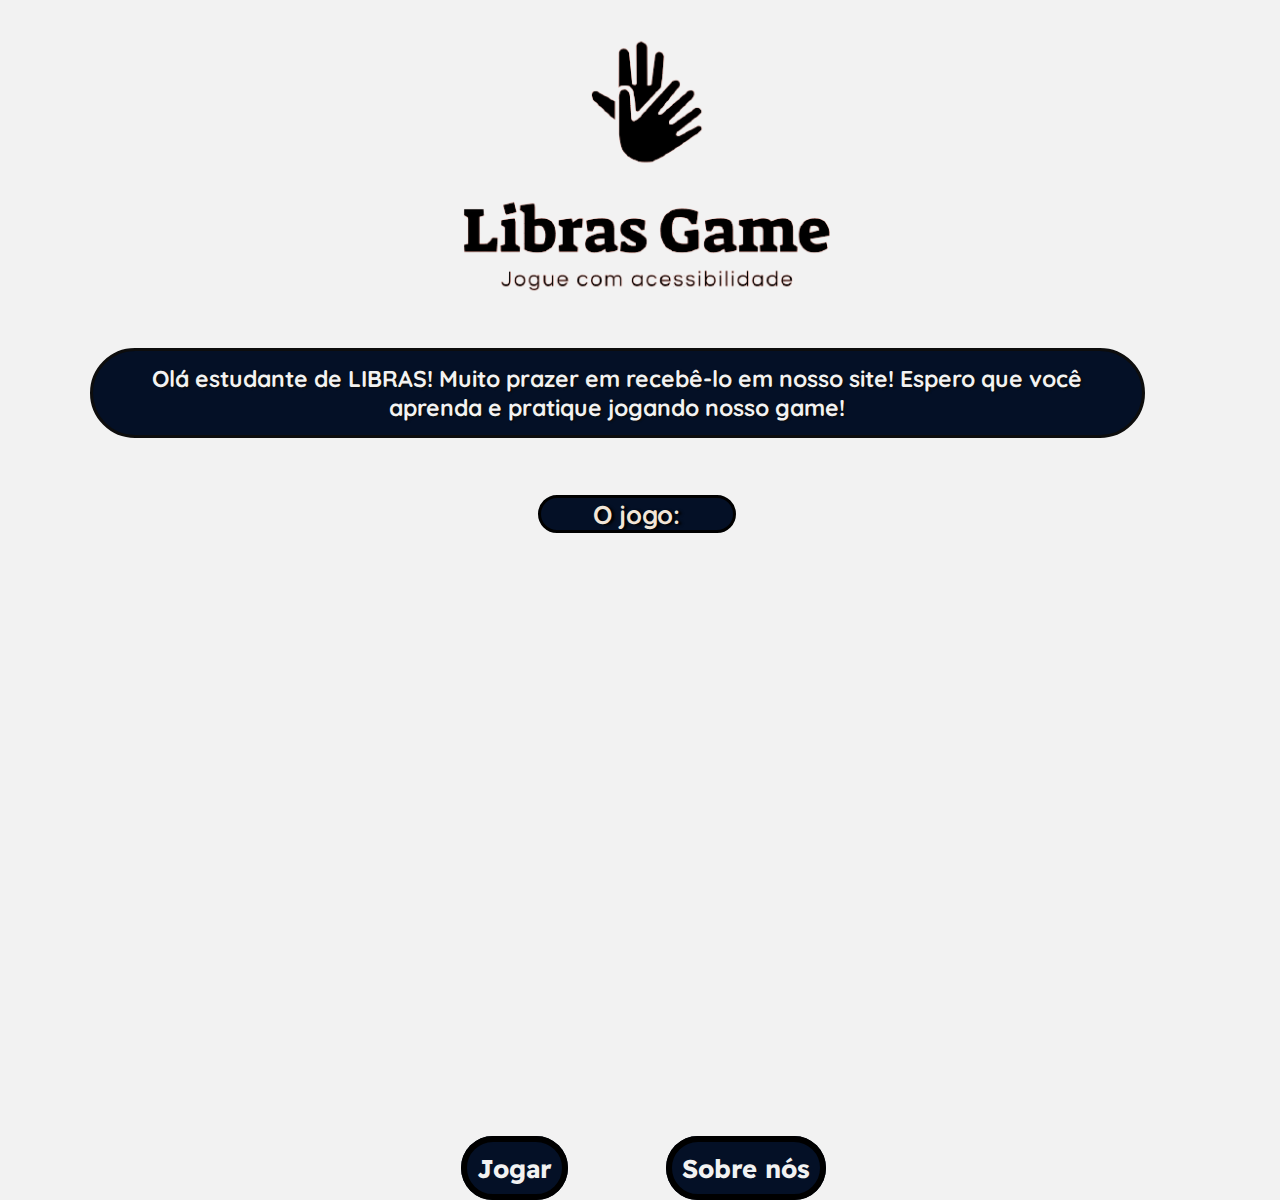
<file: index.html>
<!DOCTYPE html>
<html lang="pt-br">
<head>
    <meta charset="UTF-8">
    <meta http-equiv="X-UA-Compatible" content="IE=edge">
    <meta name="viewport" content="width=device-width, initial-scale=1.0">
    <title>Trabalho de Libras</title>

    <link rel="stylesheet" href="style.css">

</head>
<body>

    <div style="width: 100%; height: 20%; position: absolute; text-align: center; top: -4vw;">
        <img src="Imagens/imagem_2021-12-12_105738-removebg-preview.png" style="width: 40%;">
    </div>
    
    <div style="width: 100%; height: 5vw;">
        <h6 class="texto">Olá estudante de LIBRAS! Muito prazer em recebê-lo em nosso site! Espero que você aprenda e pratique jogando nosso game!</h6>
    </div>

    <div style="width: 50%; height: 2vw; position: absolute; top: 31vw;left: 42%">
        <h6 class="title" style="border: 0.3vw solid black; font-size: 2vw;" data-tooltip="Você perdeu">O jogo:</h6>
    </div>

    <div class="video">
        <iframe width="520" height="315" style="position: absolute; top: 5vw;" src="https://www.youtube.com/embed/-zbPiJ8nmHA" title="YouTube video player" frameborder="0" allow="accelerometer; autoplay; clipboard-write; encrypted-media; gyroscope; picture-in-picture" allowfullscreen></iframe>
    </div>

    <div style="width: 100%; position: absolute; left: -6vw;">
        <a href="game.html" class="play_button">Jogar</a> 
    </div>

    <div style="width: 100%; position: absolute; right: -10vw;">
        <a href="aboutus.html" class="play_button" >Sobre nós</a> 
    </div>
    
</body>
</html>
</file>
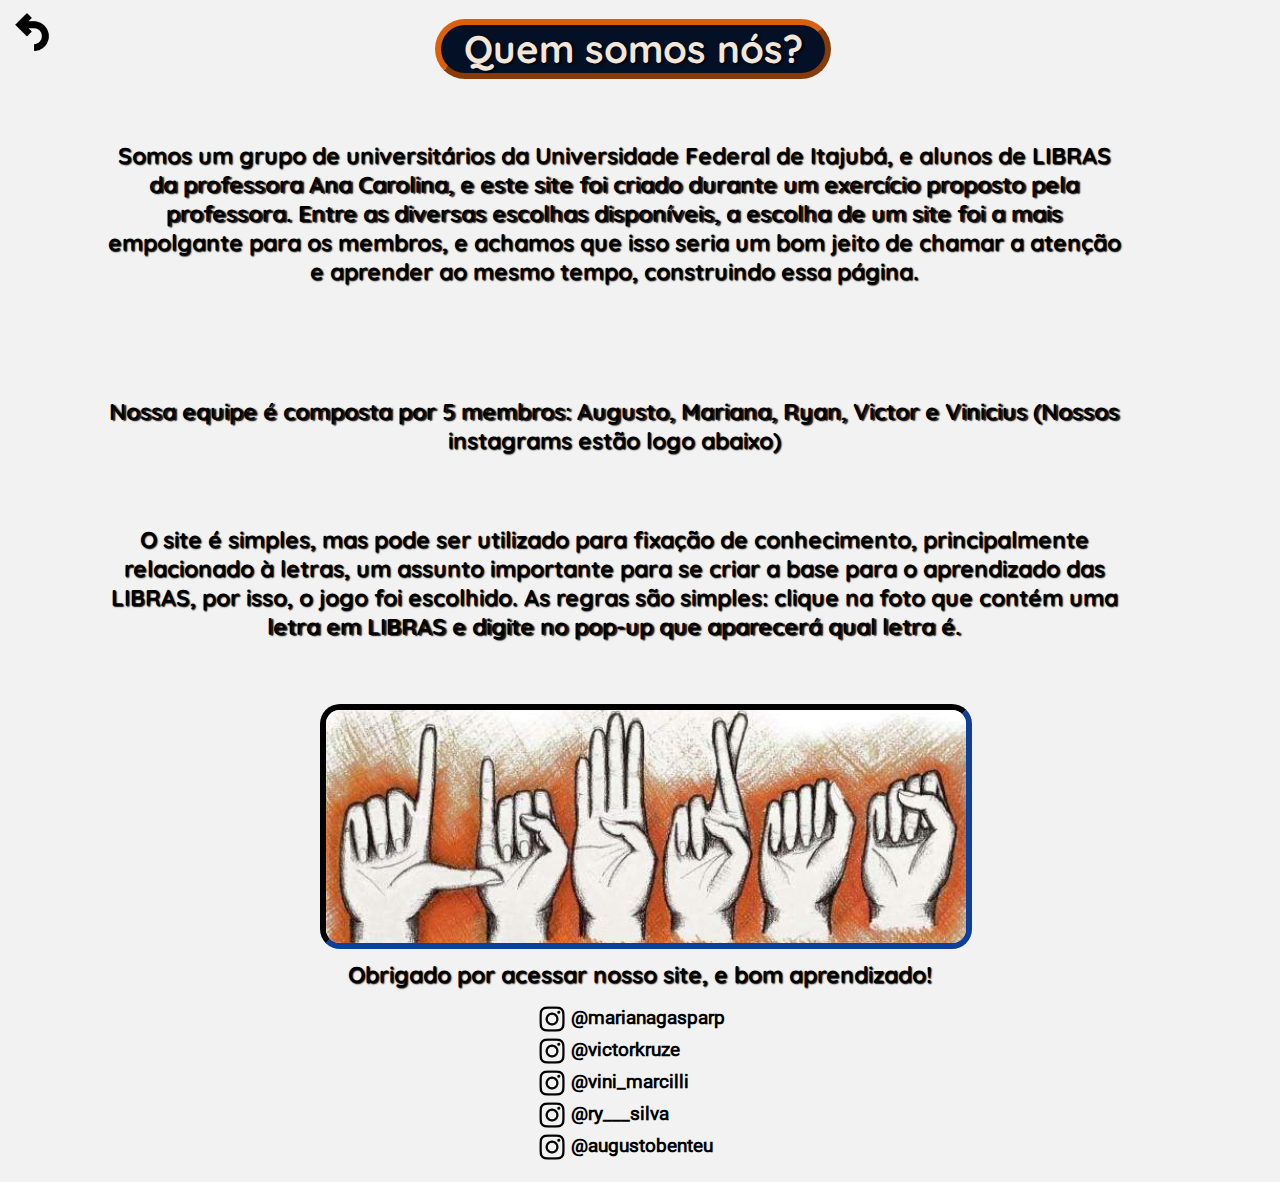
<file: aboutus.html>
<!DOCTYPE html>
<html lang="pt-br">
<head>
    <meta charset="UTF-8">
    <meta http-equiv="X-UA-Compatible" content="IE=edge">
    <meta name="viewport" content="width=device-width, initial-scale=1.0">
    <title>Sobre nós</title>

    <link rel="stylesheet" href="style.css" 

</head>
<body>
    
    <div>
        <a href="index.html"><img src="Imagens/seta.png" style="position: absolute; width: 3%; top: 1vw; left: 1vw;" alt=""></a>   
    </div>

    <div style="width: 100%; height: 10vw;">
        <h2 class="title" style="position: absolute; left: 34%; top: -1vw;">Quem somos nós?</h2>
    </div>

    <div class="texto" style="background: none; color: black; font-weight: bold; border-radius: 1px; border: none; top: 10vw;"> 
        Somos um grupo de universitários da Universidade Federal de Itajubá, e alunos de LIBRAS da professora Ana Carolina, e este site foi criado durante um exercício proposto pela professora. Entre as diversas escolhas disponíveis, a escolha de um site foi a mais empolgante para os membros, e achamos que isso seria um bom jeito de chamar a atenção e aprender ao mesmo tempo, construindo essa página.
    </div>

    <div class="texto" style="background: none; color: black; font-weight: bold; border-radius: 1px; border: none; top: 30vw;"> 
        Nossa equipe é composta por 5 membros: Augusto, Mariana, Ryan, Victor e Vinicius (Nossos instagrams estão logo abaixo)
    </div>

    <div class="texto" style="background: none; color: black; font-weight: bold; border-radius: 1px; border: none; top: 40vw;"> 
        O site é simples, mas pode ser utilizado para fixação de conhecimento, principalmente relacionado à letras, um assunto importante para se criar a base para o aprendizado das LIBRAS, por isso, o jogo foi escolhido. As regras são simples: clique na foto que contém uma letra em LIBRAS e digite no pop-up que aparecerá qual letra é.
    </div>

    <div>
        <img src="Imagens/capa-3-removebg-preview.png" style="position: absolute; top: 55vw; width: 50%; left: 25%; border: 0.5vw inset #061d47; border-radius: 20px;">
    </div>

    <div class="texto" style="background: none; color: black; font-weight: bold; border-radius: 1px; border: none; top: 74vw; left: 9%;"> 
        Obrigado por acessar nosso site, e bom aprendizado!
    </div>

    <div style=" width: 50%; height: 12vw;position: relative; top: 68vw; text-align: center;">

        <div style="position: absolute;">
            <img src="Imagens/insta.png" class="insta_foto" style="position: absolute; left: 41.5vw;" alt="">
            <a href="https://www.instagram.com/marianagasparp/" style="position: absolute; text-decoration: none; font-family: Roboto; font-size: 1.5vw; color: black; left: 44vw; font-weight: bold;">@marianagasparp</a>
        </div>

        <div style="position: absolute; top: 2.5vw;">
            <img src="Imagens/insta.png" class="insta_foto" style="position: absolute; left: 41.5vw;" alt="">
            <a href="https://www.instagram.com/victorkruze/" style="position: absolute; text-decoration: none; font-family: Roboto; font-size: 1.5vw; color: black; left: 44vw; font-weight: bold;">@victorkruze</a>
        </div>

        <div style="position: absolute;top: 5vw;">
            <img src="Imagens/insta.png" class="insta_foto" style="position: absolute; left: 41.5vw;" alt="">
            <a href="https://www.instagram.com/vini_marcilli/" style="position: absolute; text-decoration: none; font-family: Roboto; font-size: 1.5vw; color: black; left: 44vw; font-weight: bold;">@vini_marcilli</a>
        </div>

        <div style="position: absolute;top: 7.5vw;">
            <img src="Imagens/insta.png" class="insta_foto" style="position: absolute; left: 41.5vw;" alt="">
            <a href="https://www.instagram.com/ry___silva/" style="position: absolute; text-decoration: none; font-family: Roboto; font-size: 1.5vw; color: black; left: 44vw; font-weight: bold;">@ry___silva</a>
        </div>

        <div style="position: absolute; top: 10vw;">
            <img src="Imagens/insta.png" class="insta_foto" style="position: absolute; left: 41.5vw;" alt="">
            <a href="https://www.instagram.com/augustobenteu/" style="position: absolute; text-decoration: none; font-family: Roboto; font-size: 1.5vw; color: black; left: 44vw; font-weight: bold; padding-bottom: 25px;">@augustobenteu</a>
        </div>
    </div>
</body>
</html>
</file>
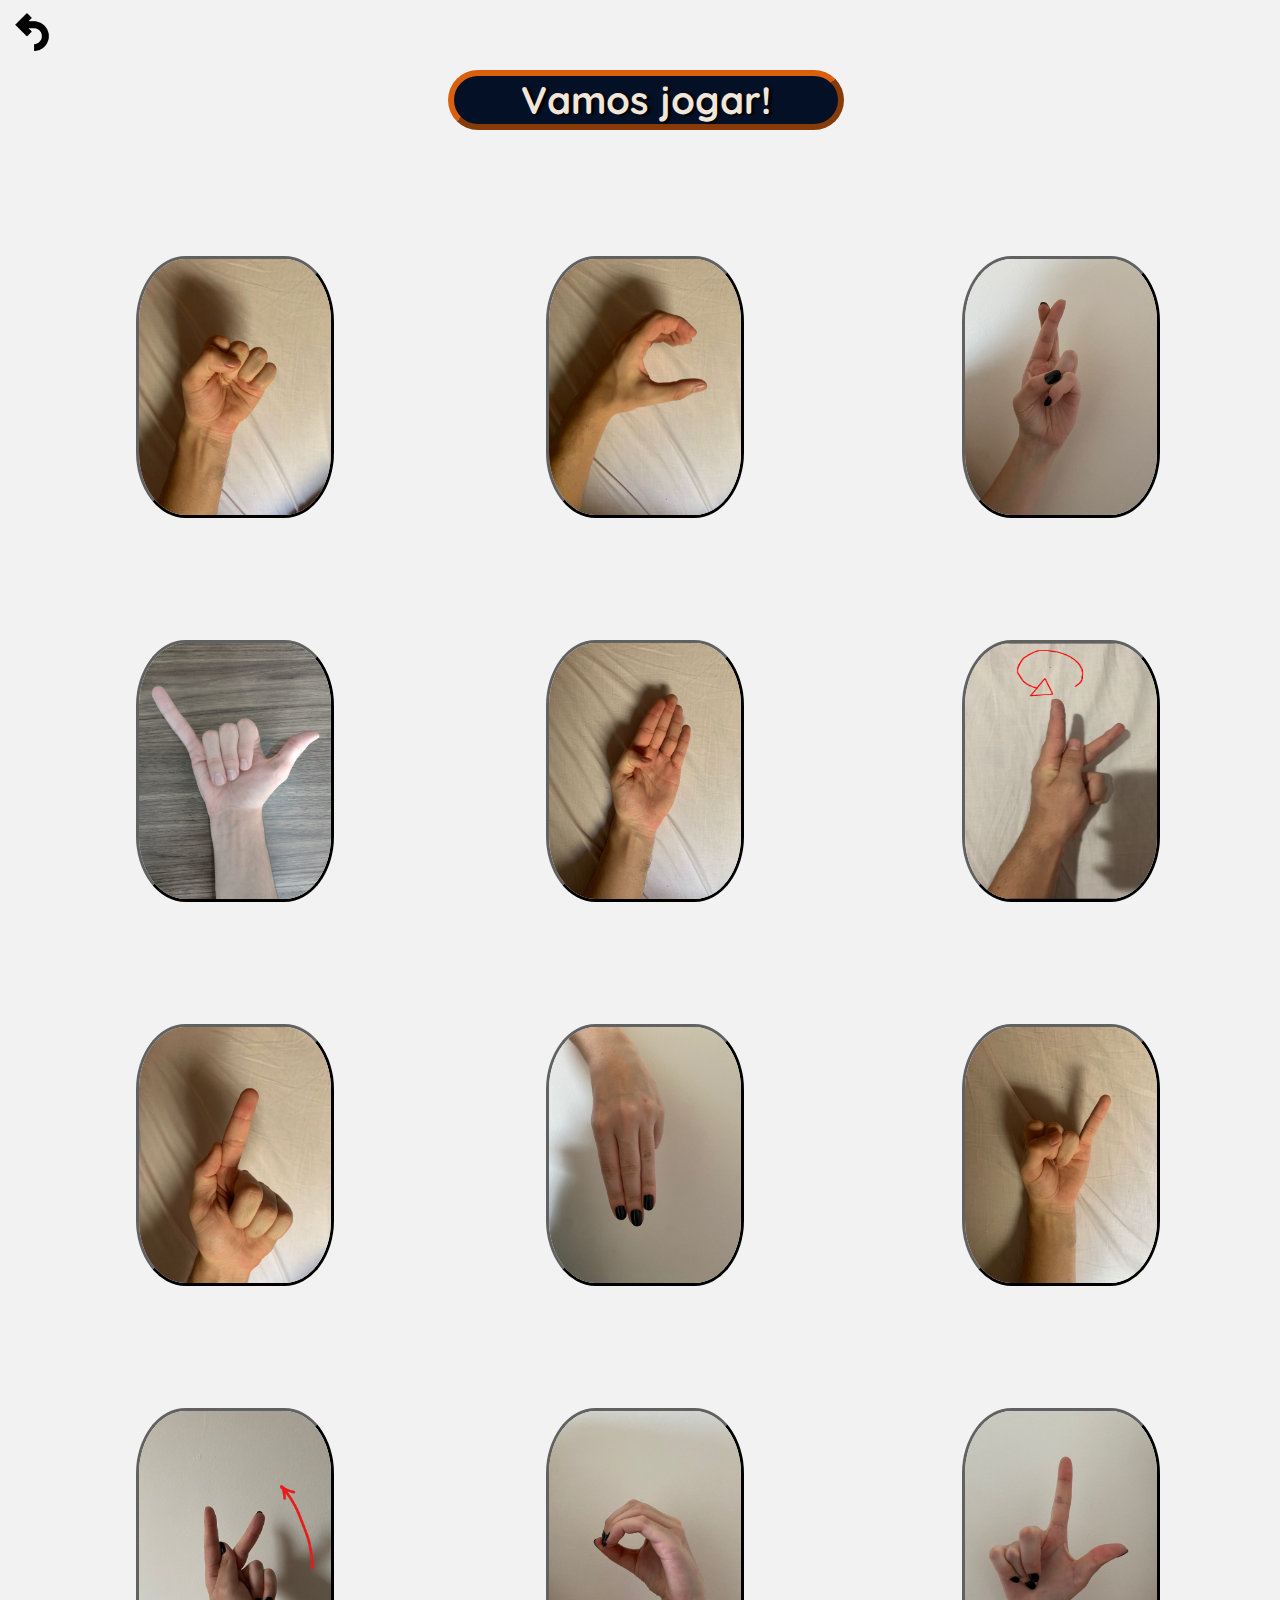
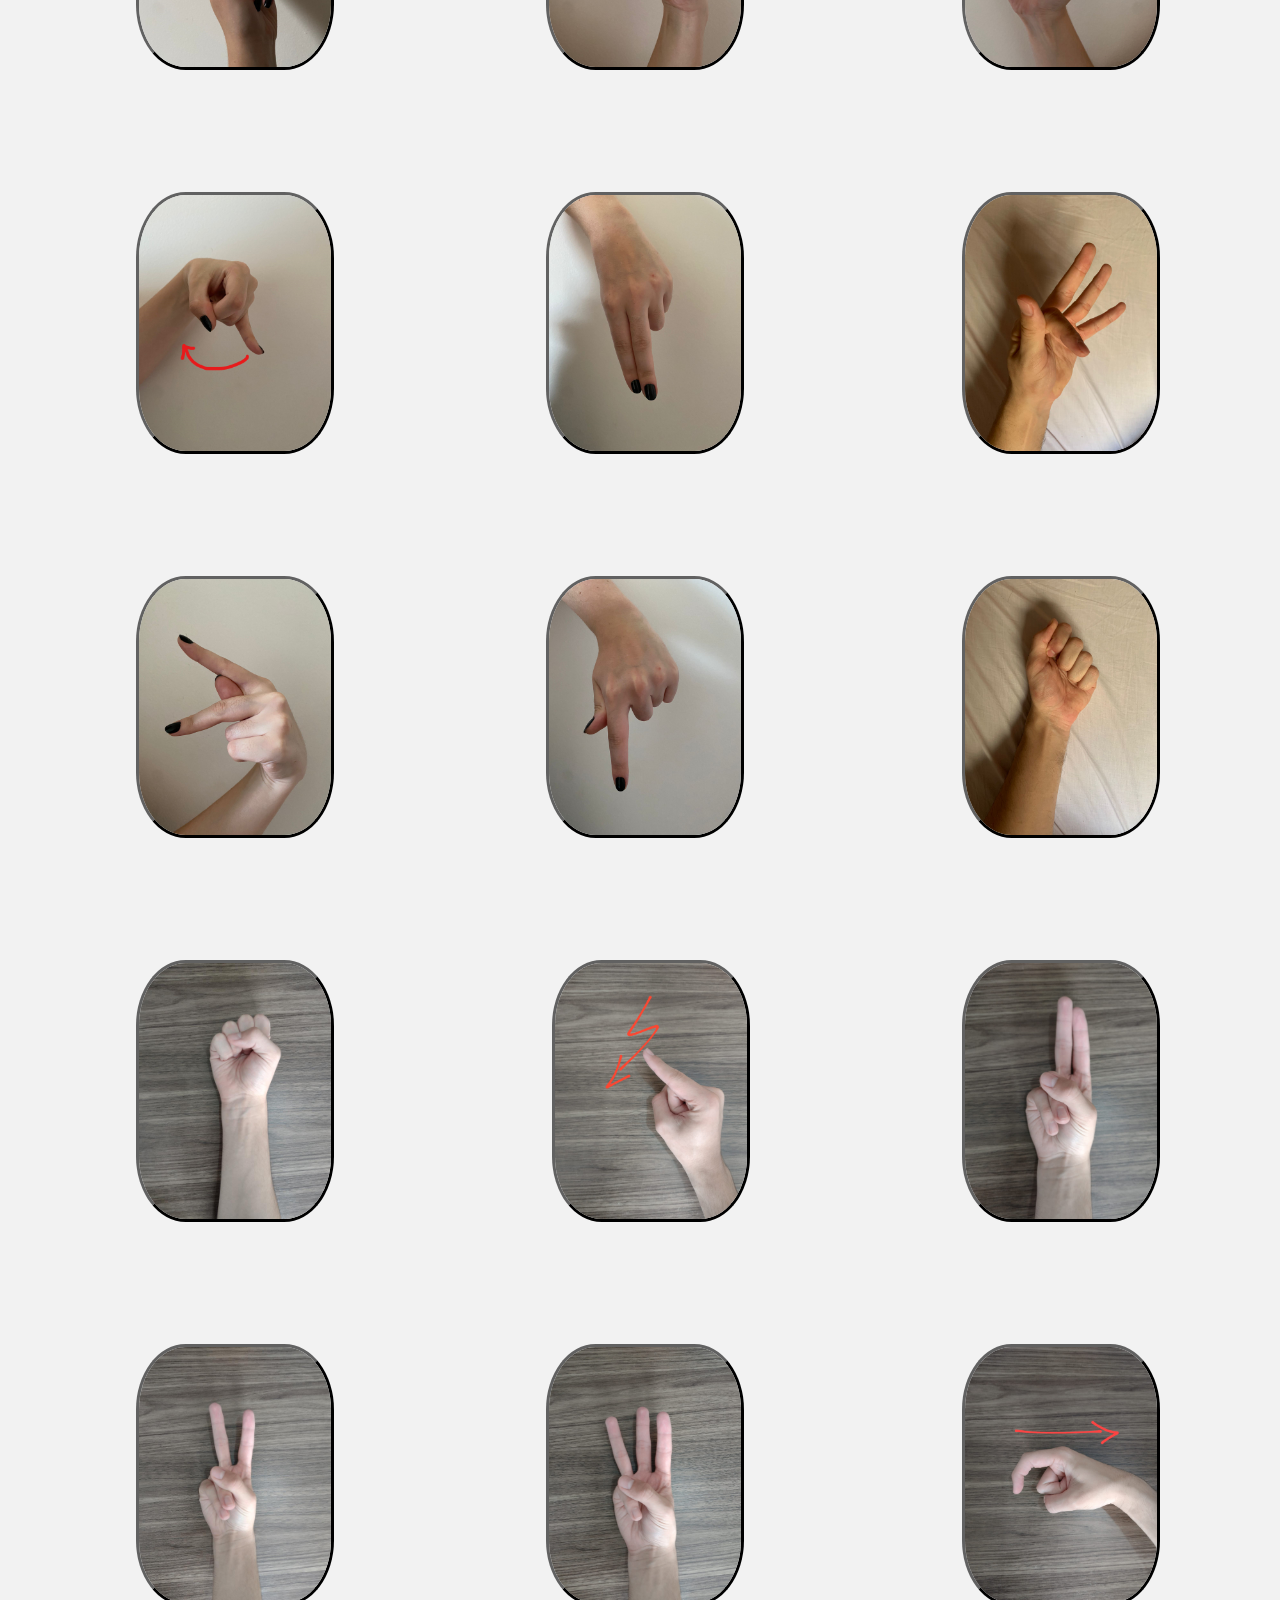
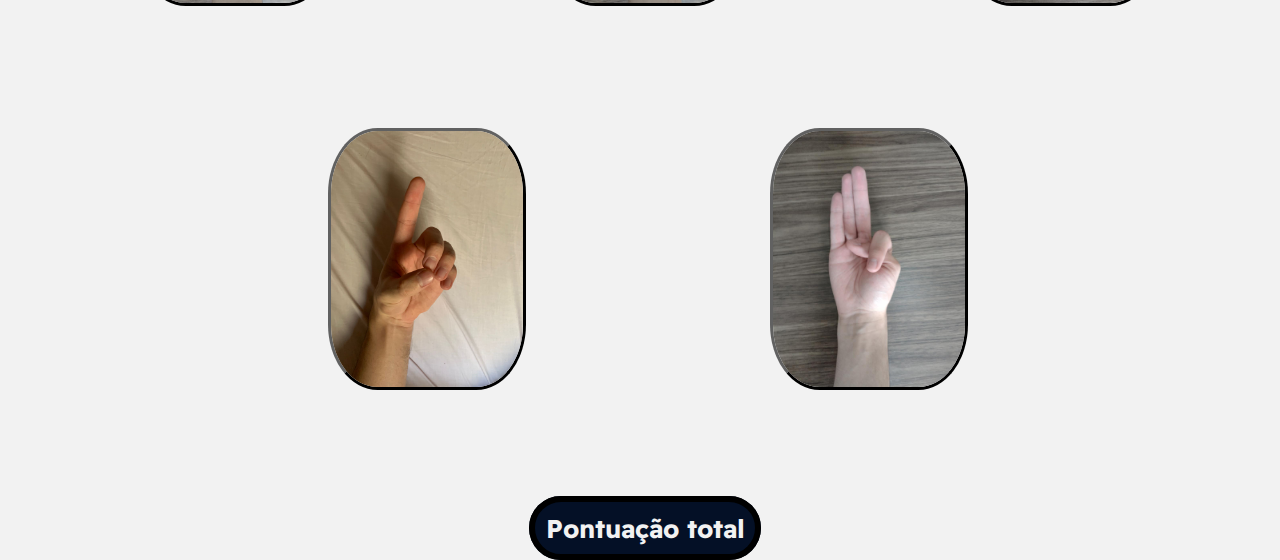
<file: game.html>
<!DOCTYPE html>
<html lang="pt-br">
<head>
    <meta charset="UTF-8">
    <meta http-equiv="X-UA-Compatible" content="IE=edge">
    <meta name="viewport" content="width=device-width, initial-scale=1.0">
    <title class="page-title">O jogo</title>

    <link rel="stylesheet" href="style.css">

</head>
<body>

    <div>
        <a href="index.html"> <img src="Imagens/seta.png" style="position: absolute; width: 3%; top: 1vw; left: 1vw;" alt=""></a>        
        
    </div>

    <div style="width: 100%; height: 10vw;">
            <h2 class="title" style="position: absolute; left: 35%;">Vamos jogar!</h2>
    </div>

    <div>

    <div style="width: 100%; position: absolute; top: 20vw;">
        
        <span>
            <a href="javascript:funcao(`R`, `r`)" id="botaoO" class="buttom" style="position: absolute; right: 10%;">
                <img src="Imagens/R.jpeg" style="width: 15vw; border-radius: 25%; position: relative; text-align: center;border: 0.3vw outset #0D0D0D;" alt="">
            </a>

            <script type="text/javascript" src="Letras-checks/Letras.js"></script>
        </span>

        <span>
            <a href="javascript:funcao(`C`, `c`)" id="botaoC" class="buttom" style="position: absolute; left: 42%;">
                <img src="Imagens/C.jpeg" style="width: 15vw; border-radius: 25%; position: relative; text-align: center;border: 0.3vw outset #0D0D0D;" alt="">
            </a>

            <script type="text/javascript" src="Letras-checks/Letras.js"></script>
        </span>

        <span>
            <a href="javascript:funcao(`E`, `e`)" id="botaoE" class="buttom" style="position: absolute; left: 10%;">
                <img src="Imagens/E.jpeg" style="width: 15vw; border-radius: 25%; position: relative; text-align: center;border: 0.3vw outset #0D0D0D;" alt="">
            </a>

            <script type="text/javascript" src="Letras-checks/Letras.js"></script>
        </span>
        
    </div>

    <div style="width: 100%; position: absolute; top: 50vw;">
        
        <span>
            <a href="javascript:funcao(`Y`, `y`)" id="botaoP" class="buttom" style="position: absolute; left: 10%;">
                <img src="Imagens/Y.jpeg" style="width: 15vw; border-radius: 25%; position: relative; text-align: center;border: 0.3vw outset #0D0D0D;" alt="">
            </a>

            <script type="text/javascript" src="Letras-checks/Letras.js"></script>
        </span>

        <span>
            <a href="javascript:funcao(`B`, `b`)" id="botaoB" class="buttom" style="position: absolute; left: 42%;">
                <img src="Imagens/B.jpeg" style="width: 15vw; border-radius: 25%; position: relative; text-align: center;border: 0.3vw outset #0D0D0D;" alt="">
            </a>

            <script type="text/javascript" src="Letras-checks/Letras.js"></script>
        </span>

        <span>
            <a href="javascript:funcao(`H`, `h`)" id="botaoH" class="buttom" style="position: absolute; right: 10%;">
                <img src="Imagens/H.jpeg" style="width: 15vw; height: 20vw; border-radius: 25%; position: relative; text-align: center;border: 0.3vw outset #0D0D0D;" alt="">
            </a>

            <script type="text/javascript" src="Letras-checks/Letras.js"></script>
        </span>
        
    </div>

    <div style="width: 100%; position: absolute; top: 80vw;">
        <span>
            <a href="javascript:funcao(`G`, `g`)" id="botaoG" class="buttom" style="position: absolute; left: 10%;">
                <img src="Imagens/G.jpeg" style="width: 15vw; border-radius: 25%; position: relative; text-align: center;border: 0.3vw outset #0D0D0D;" alt="">
            </a>

            <script type="text/javascript" src="Letras-checks/Letras.js"></script>
        </span>

        <span>
            <a href="javascript:funcao(`M`, `m`)" id="botaoM" class="buttom" style="position: absolute; left: 42%;">
                <img src="Imagens/M.jpeg" style="width: 15vw; border-radius: 25%; position: relative; text-align: center;border: 0.3vw outset #0D0D0D;" alt="">
            </a>

            <script type="text/javascript" src="Letras-checks/Letras.js"></script>
        </span>

        <span>
            <a href="javascript:funcao(`I`, `i`)" id="botaoI" class="buttom" style="position: absolute; right: 10%;">
                <img src="Imagens/I.jpeg" style="width: 15vw; border-radius: 25%; position: relative; text-align: center;border: 0.3vw outset #0D0D0D;" alt="">
            </a>

            <script type="text/javascript" src="Letras-checks/Letras.js"></script>
        </span>
    </div>

    <div style="width: 100%; position: absolute; top: 110vw;">
        

        <span>
            <a href="javascript:funcao(`K`, `k`)" id="botaoH" class="buttom" style="position: absolute; left: 10%;">
                <img src="Imagens/K.jpg" style="width: 15vw; height: 20vw; border-radius: 25%; position: relative; text-align: center;border: 0.3vw outset #0D0D0D;" alt="">
            </button>

            <script type="text/javascript" src="Letras-checks/Letras.js"></script>
        </span>

        <span>
            <a href="javascript:funcao(`O`, `o`)" id="botaoO" class="buttom" style="position: absolute; left: 42%;">
                <img src="Imagens/O.jpeg" style="width: 15vw; border-radius: 25%; position: relative; text-align: center;border: 0.3vw outset #0D0D0D;" alt="">
            </a>

            <script type="text/javascript" src="Letras-checks/Letras.js"></script>
        </span>

        <span>
            <a href="javascript:funcao(`L`, `l`)" id="botaoI" class="buttom" style="position: absolute; right: 10%;">
                <img src="Imagens/L.jpeg" style="width: 15vw; border-radius: 25%; position: relative; text-align: center;border: 0.3vw outset #0D0D0D;" alt="">
            </a>

            <script type="text/javascript" src="Letras-checks/Letras.js"></script>
        </span>
    </div>

    <div style="width: 100%; position: absolute; top: 140vw;">

        <span>
            <a href="javascript:funcao(`F`, `f`)" id="botaoF" class="buttom" style="position: absolute; right: 10%;">
                <img src="Imagens/F.jpeg" style="width: 15vw; border-radius: 25%; position: relative; text-align: center;border: 0.3vw outset #0D0D0D;" alt="">
            </a>

            <script type="text/javascript" src="Letras-checks/Letras.js"></script>
        </span>

        <span>
            <a href="javascript:funcao(`N`, `n`)" id="botaoN" class="buttom" style="position: absolute; left: 42%;">
                <img src="Imagens/N.jpeg" style="width: 15vw; height: 20vw; border-radius: 25%; position: relative; text-align: center;border: 0.3vw outset #0D0D0D;" alt="">
            </a>

            <script type="text/javascript" src="Letras-checks/Letras.js"></script>
        </span>

        <span>
            <a href="javascript:funcao(`J`, `j`)" id="botaoG" class="buttom" style="position: absolute; left: 10%;">
                <img src="Imagens/J.jpg" style="width: 15vw; border-radius: 25%; position: relative; text-align: center;border: 0.3vw outset #0D0D0D;" alt="">
            </a>

            <script type="text/javascript" src="Letras-checks/Letras.js"></script>
        </span>

        
    </div>

    <div style="width: 100%; position: absolute; top: 170vw;">
        <span>
            <a href="javascript:funcao(`P`, `p`)" id="botaoP" class="buttom" style="position: absolute; left: 10%;">
                <img src="Imagens/P.jpeg" style="width: 15vw; border-radius: 25%; position: relative; text-align: center;border: 0.3vw outset #0D0D0D;" alt="">
            </a>

            <script type="text/javascript" src="Letras-checks/Letras.js"></script>
        </span>

        <span>
            <a href="javascript:funcao(`Q`, `q`)" id="botaoN" class="buttom" style="position: absolute; left: 42%;">
                <img src="Imagens/Q.jpeg" style="width: 15vw; height: 20vw; border-radius: 25%; position: relative; text-align: center;border: 0.3vw outset #0D0D0D;" alt="">
            </a>

            <script type="text/javascript" src="Letras-checks/Letras.js"></script>
        </span>

        <span>
            <a href="javascript:funcao(`A`, `a`)" id="botaoA" class="buttom" style="position: absolute; right: 10%;">
                <img src="Imagens/A.jpeg" style="width: 15vw; border-radius: 25%; position: relative; text-align: center; 
                border: 0.3vw outset #0D0D0D;" alt="">
            </a>

            <script type="text/javascript" src="Letras-checks/Letras.js"></script>
        </span>
        
    </div>

    <div style="width: 100%; position: absolute; top: 200vw;">
        <span>
            <a href="javascript:funcao(`S`, `s`)" id="botaoP" class="buttom" style="position: absolute; left: 10%;">
                <img src="Imagens/S.jpeg" style="width: 15vw; border-radius: 25%; position: relative; text-align: center;border: 0.3vw outset #0D0D0D;" alt="">
            </a>

            <script type="text/javascript" src="Letras-checks/Letras.js"></script>
        </span>

        <span>
            <a href="javascript:funcao(`Z`, `z`)" id="botaoO" class="buttom" style="position: absolute; right: 42%;">
                <img src="Imagens/Z.jpeg" style="width: 15vw; border-radius: 25%; position: relative; text-align: center;border: 0.3vw outset #0D0D0D;" alt="">
            </a>

            <script type="text/javascript" src="Letras-checks/Letras.js"></script>
        </span>

        <span>
            <a href="javascript:funcao(`U`, `u`)" id="botaoO" class="buttom" style="position: absolute; right: 10%;">
                <img src="Imagens/U.jpeg" style="width: 15vw; border-radius: 25%; position: relative; text-align: center;border: 0.3vw outset #0D0D0D;" alt="">
            </a>

            <script type="text/javascript" src="Letras-checks/Letras.js"></script>
        </span>
    </div>

    <div style="width: 100%; position: absolute; top: 230vw;">
        <span>
            <a href="javascript:funcao(`V`, `v`)" id="botaoP" class="buttom" style="position: absolute; left: 10%;">
                <img src="Imagens/V.jpeg" style="width: 15vw; border-radius: 25%; position: relative; text-align: center;border: 0.3vw outset #0D0D0D;" alt="">
            </a>

            <script type="text/javascript" src="Letras-checks/Letras.js"></script>
        </span>

        <span>
            <a href="javascript:funcao(`W`, `w`)" id="botaoN" class="buttom" style="position: absolute; left: 42%;">
                <img src="Imagens/W.jpeg" style="width: 15vw; height: 20vw; border-radius: 25%; position: relative; text-align: center;border: 0.3vw outset #0D0D0D;" alt="">
            </a>

            <script type="text/javascript" src="Letras-checks/Letras.js"></script>
        </span>

        <span>
            <a href="javascript:funcao(`X`, `x`)" id="botaoO" class="buttom" style="position: absolute; right: 10%;">
                <img src="Imagens/X.jpeg" style="width: 15vw; border-radius: 25%; position: relative; text-align: center;border: 0.3vw outset #0D0D0D;" alt="">
            </a>

            <script type="text/javascript" src="Letras-checks/Letras.js"></script>
        </span>
    </div>

    <div style="width: 100%; position: absolute; top: 260vw;">

        <span>
            <a href="javascript:funcao(`D`, `d`)" id="botaoD" class="buttom" style="position: absolute; left: 25%;">
                <img src="Imagens/D.jpeg" style="width: 15vw; border-radius: 25%; position: relative; text-align: center;border: 0.3vw outset #0D0D0D;" alt="">
            </a>

            <script type="text/javascript" src="Letras-checks/Letras.js"></script>
        </span>

        <span>
            <a href="javascript:funcao(`T`, `t`)" id="botaoN" class="buttom" style="position: absolute; right: 25%;">
                <img src="Imagens/T.jpeg" style="width: 15vw; height: 20vw; border-radius: 25%; position: relative; text-align: center;border: 0.3vw outset #0D0D0D;" alt="">
            </a>

            <script type="text/javascript" src="Letras-checks/Letras.js"></script>
        </span>

        
    </div>


    <div style="position: absolute; top: 255vw; left: -0.65vw;">
        <a href="javascript:mostraScore()" class="play_button">Pontuação total</a>
    </div>



    </div>


</body>
</html>
</file>
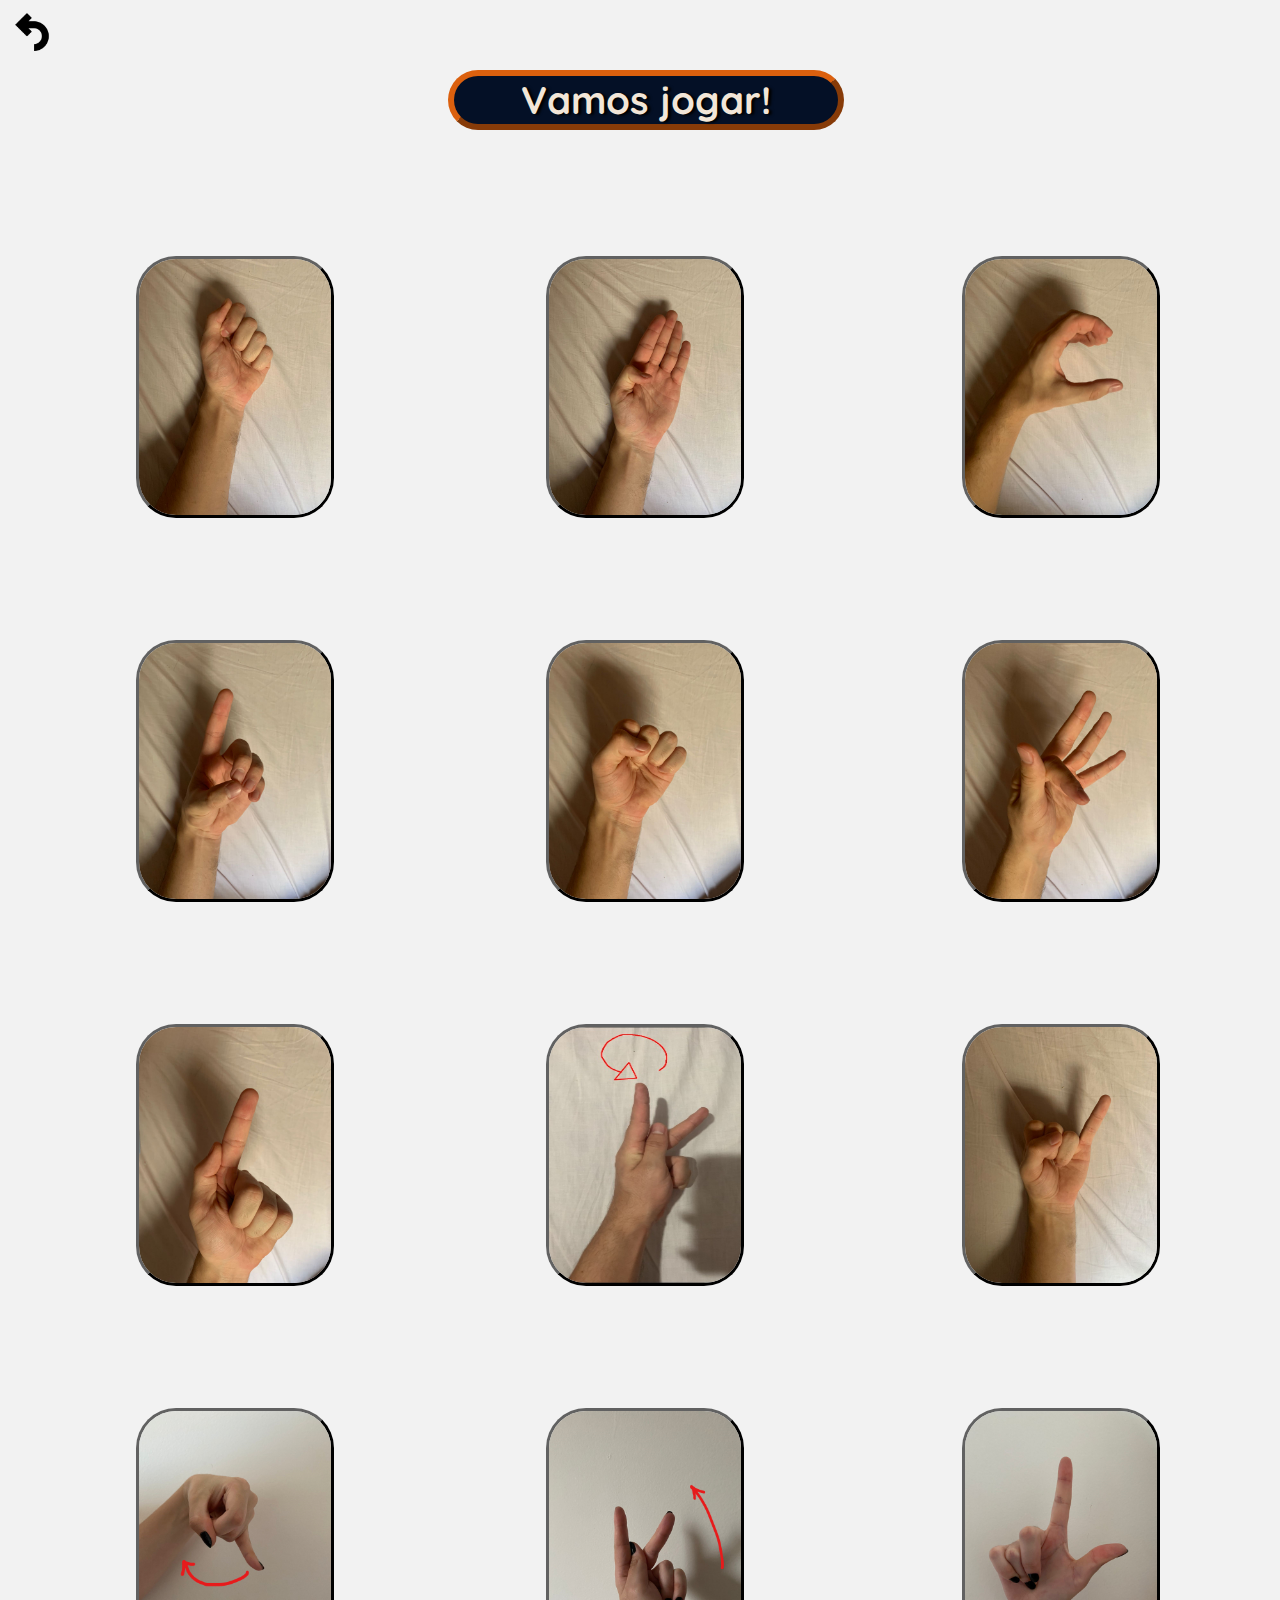
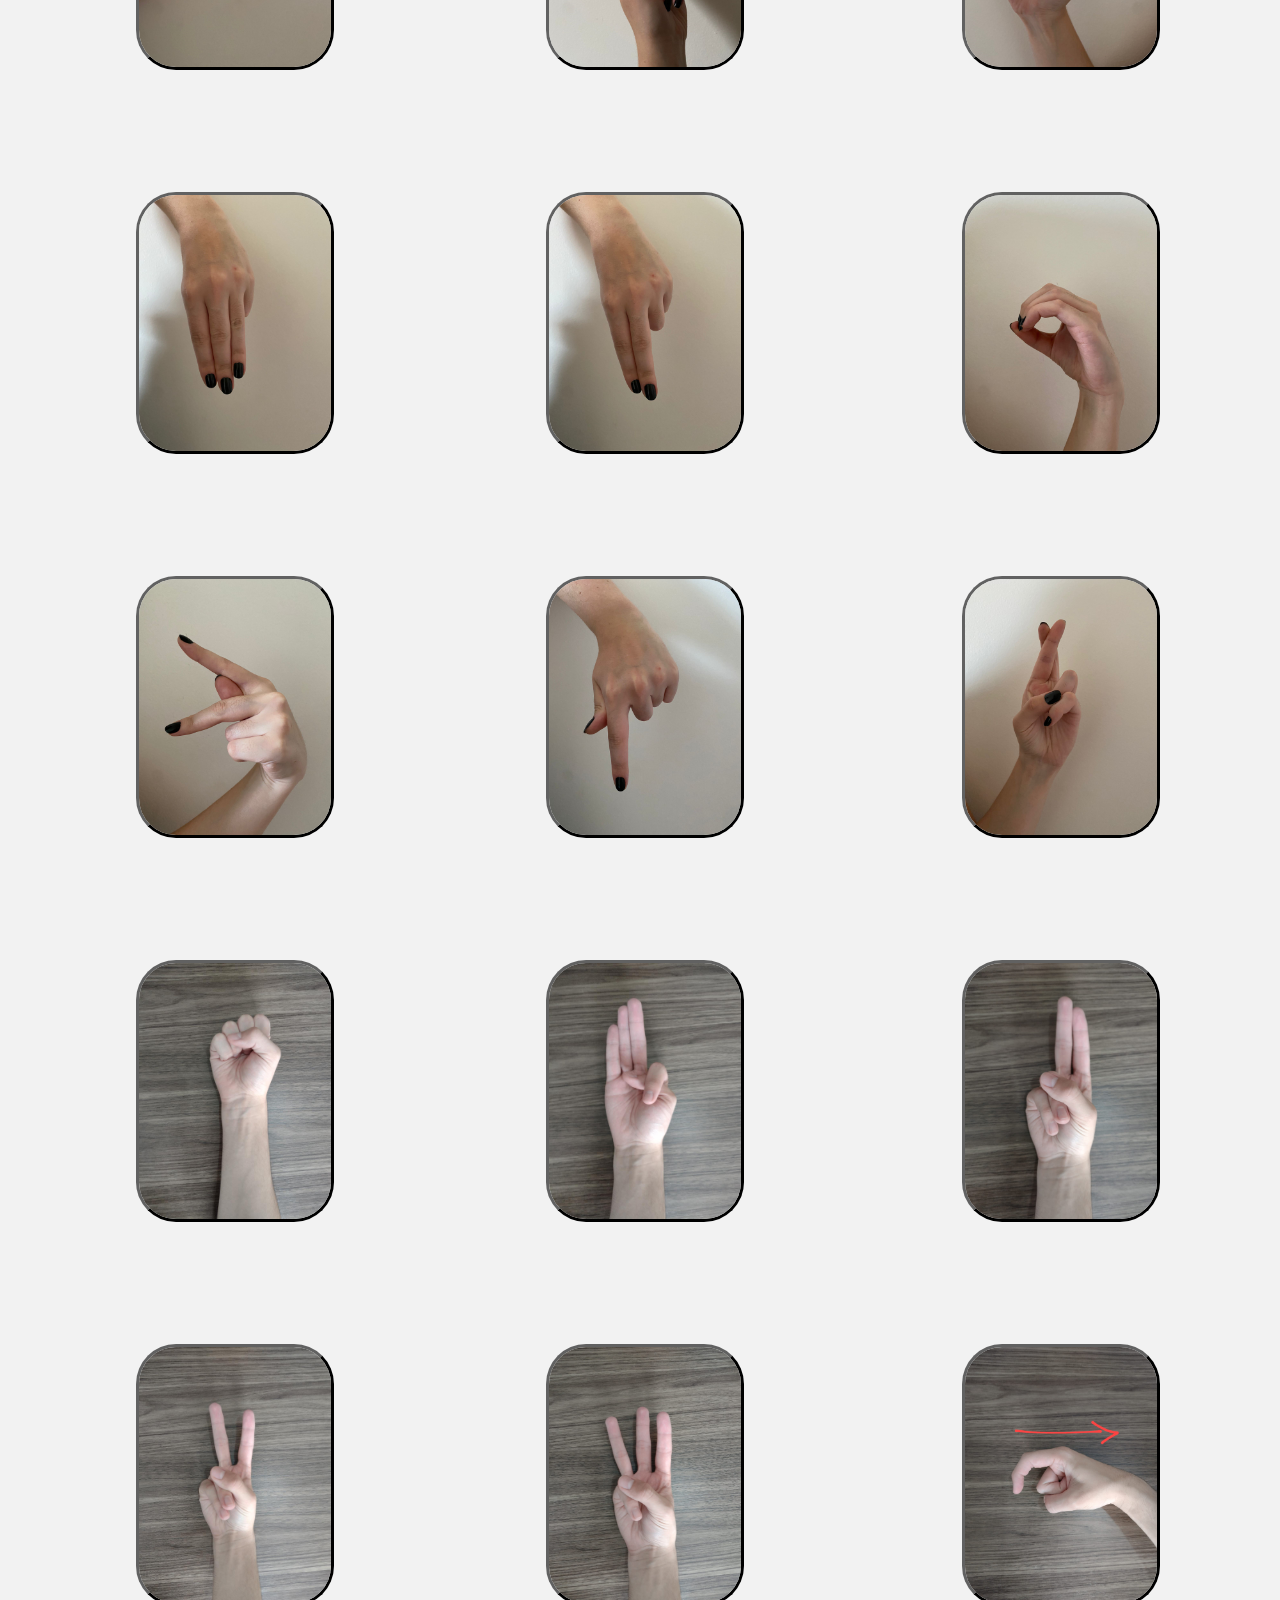
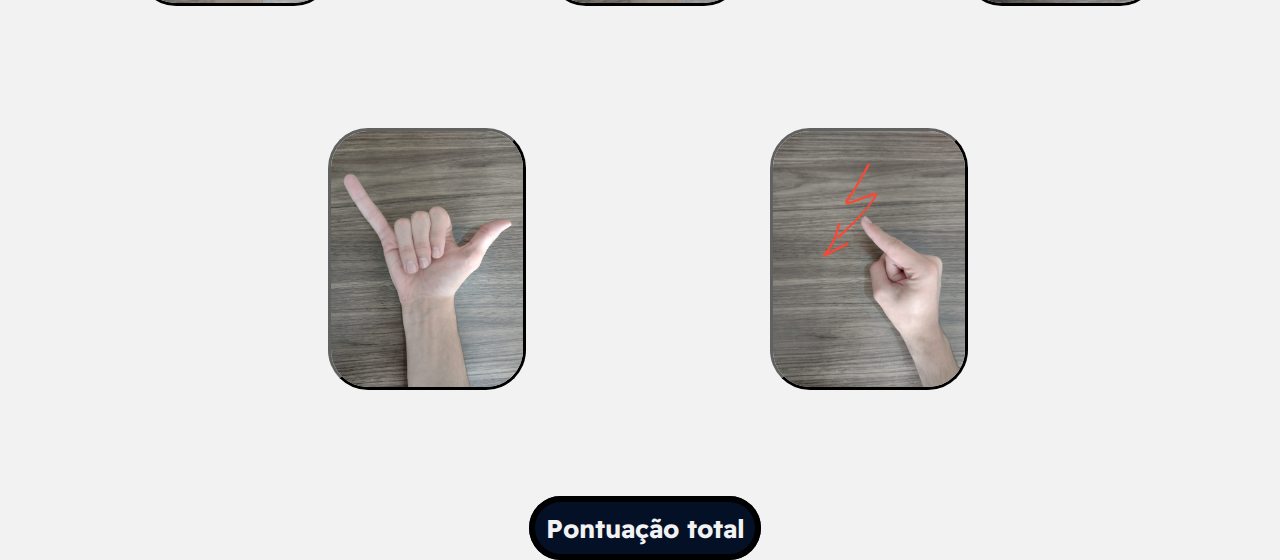
<file: game.html.html>
<!DOCTYPE html>
<html lang="pt-br">
<head>
    <meta charset="UTF-8">
    <meta http-equiv="X-UA-Compatible" content="IE=edge">
    <meta name="viewport" content="width=device-width, initial-scale=1.0">
    <title>Jogo</title>

    <link rel="stylesheet" href="style.css">

</head>
<body>

    <div>
        <a href="index.html"> <img src="Imagens/seta.png" style="position: absolute; width: 3%; top: 1vw; left: 1vw;" alt=""></a>        
        
    </div>

    <div style="width: 100%; height: 10vw;">
            <h2 class="title" style="position: absolute; left: 35%;">Vamos jogar!</h2>
    </div>

    <div>

    <div style="width: 100%; position: absolute; top: 20vw;">
        <span>
            <a href="javascript:funcao(`A`, `a`)" id="botaoA" class="buttom" style="position: absolute; left: 10%;">
                <img src="Imagens/A.jpeg" style="width: 15vw; border-radius: 40px; position: relative; text-align: center; 
                border: 0.3vw outset #0D0D0D;" alt="">
            </a>

            <script type="text/javascript" src="Letras-checks/Letras.js"></script>
        </span>

        <span>
            <a href="javascript:funcao(`B`, `b`)" id="botaoB" class="buttom" style="position: absolute; left: 42%;">
                <img src="Imagens/B.jpeg" style="width: 15vw; border-radius: 40px; position: relative; text-align: center;border: 0.3vw outset #0D0D0D;" alt="">
            </a>

            <script type="text/javascript" src="Letras-checks/Letras.js"></script>
        </span>

        <span>
            <a href="javascript:funcao(`C`, `c`)" id="botaoC" class="buttom" style="position: absolute; right: 10%;">
                <img src="Imagens/C.jpeg" style="width: 15vw; border-radius: 40px; position: relative; text-align: center;border: 0.3vw outset #0D0D0D;" alt="">
            </a>

            <script type="text/javascript" src="Letras-checks/Letras.js"></script>
        </span>
    </div>

    <div style="width: 100%; position: absolute; top: 50vw;">
        <span>
            <a href="javascript:funcao(`D`, `d`)" id="botaoD" class="buttom" style="position: absolute; left: 10%;">
                <img src="Imagens/D.jpeg" style="width: 15vw; border-radius: 40px; position: relative; text-align: center;border: 0.3vw outset #0D0D0D;" alt="">
            </a>

            <script type="text/javascript" src="Letras-checks/Letras.js"></script>
        </span>

        <span>
            <a href="javascript:funcao(`E`, `e`)" id="botaoE" class="buttom" style="position: absolute; left: 42%;">
                <img src="Imagens/E.jpeg" style="width: 15vw; border-radius: 40px; position: relative; text-align: center;border: 0.3vw outset #0D0D0D;" alt="">
            </a>

            <script type="text/javascript" src="Letras-checks/Letras.js"></script>
        </span>

        <span>
            <a href="javascript:funcao(`F`, `f`)" id="botaoF" class="buttom" style="position: absolute; right: 10%;">
                <img src="Imagens/F.jpeg" style="width: 15vw; border-radius: 40px; position: relative; text-align: center;border: 0.3vw outset #0D0D0D;" alt="">
            </a>

            <script type="text/javascript" src="Letras-checks/Letras.js"></script>
        </span>
    </div>

    <div style="width: 100%; position: absolute; top: 80vw;">
        <span>
            <a href="javascript:funcao(`G`, `g`)" id="botaoG" class="buttom" style="position: absolute; left: 10%;">
                <img src="Imagens/G.jpeg" style="width: 15vw; border-radius: 40px; position: relative; text-align: center;border: 0.3vw outset #0D0D0D;" alt="">
            </a>

            <script type="text/javascript" src="Letras-checks/Letras.js"></script>
        </span>

        <span>
            <a href="javascript:funcao(`H`, `h`)" id="botaoH" class="buttom" style="position: absolute; left: 42%;">
                <img src="Imagens/H.jpeg" style="width: 15vw; height: 20vw; border-radius: 40px; position: relative; text-align: center;border: 0.3vw outset #0D0D0D;" alt="">
            </a>

            <script type="text/javascript" src="Letras-checks/Letras.js"></script>
        </span>

        <span>
            <a href="javascript:funcao(`I`, `i`)" id="botaoI" class="buttom" style="position: absolute; right: 10%;">
                <img src="Imagens/I.jpeg" style="width: 15vw; border-radius: 40px; position: relative; text-align: center;border: 0.3vw outset #0D0D0D;" alt="">
            </a>

            <script type="text/javascript" src="Letras-checks/Letras.js"></script>
        </span>
    </div>

    <div style="width: 100%; position: absolute; top: 110vw;">
        <span>
            <a href="javascript:funcao(`J`, `j`)" id="botaoG" class="buttom" style="position: absolute; left: 10%;">
                <img src="Imagens/J.jpg" style="width: 15vw; border-radius: 40px; position: relative; text-align: center;border: 0.3vw outset #0D0D0D;" alt="">
            </a>

            <script type="text/javascript" src="Letras-checks/Letras.js"></script>
        </span>

        <span>
            <a href="javascript:funcao(`K`, `k`)" id="botaoH" class="buttom" style="position: absolute; left: 42%;">
                <img src="Imagens/K.jpg" style="width: 15vw; height: 20vw; border-radius: 40px; position: relative; text-align: center;border: 0.3vw outset #0D0D0D;" alt="">
            </button>

            <script type="text/javascript" src="Letras-checks/Letras.js"></script>
        </span>

        <span>
            <a href="javascript:funcao(`L`, `l`)" id="botaoI" class="buttom" style="position: absolute; right: 10%;">
                <img src="Imagens/L.jpeg" style="width: 15vw; border-radius: 40px; position: relative; text-align: center;border: 0.3vw outset #0D0D0D;" alt="">
            </a>

            <script type="text/javascript" src="Letras-checks/Letras.js"></script>
        </span>
    </div>

    <div style="width: 100%; position: absolute; top: 140vw;">
        <span>
            <a href="javascript:funcao(`M`, `m`)" id="botaoM" class="buttom" style="position: absolute; left: 10%;">
                <img src="Imagens/M.jpeg" style="width: 15vw; border-radius: 40px; position: relative; text-align: center;border: 0.3vw outset #0D0D0D;" alt="">
            </a>

            <script type="text/javascript" src="Letras-checks/Letras.js"></script>
        </span>

        <span>
            <a href="javascript:funcao(`N`, `n`)" id="botaoN" class="buttom" style="position: absolute; left: 42%;">
                <img src="Imagens/N.jpeg" style="width: 15vw; height: 20vw; border-radius: 40px; position: relative; text-align: center;border: 0.3vw outset #0D0D0D;" alt="">
            </a>

            <script type="text/javascript" src="Letras-checks/Letras.js"></script>
        </span>

        <span>
            <a href="javascript:funcao(`O`, `o`)" id="botaoO" class="buttom" style="position: absolute; right: 10%;">
                <img src="Imagens/O.jpeg" style="width: 15vw; border-radius: 40px; position: relative; text-align: center;border: 0.3vw outset #0D0D0D;" alt="">
            </a>

            <script type="text/javascript" src="Letras-checks/Letras.js"></script>
        </span>
    </div>

    <div style="width: 100%; position: absolute; top: 170vw;">
        <span>
            <a href="javascript:funcao(`P`, `p`)" id="botaoP" class="buttom" style="position: absolute; left: 10%;">
                <img src="Imagens/P.jpeg" style="width: 15vw; border-radius: 40px; position: relative; text-align: center;border: 0.3vw outset #0D0D0D;" alt="">
            </a>

            <script type="text/javascript" src="Letras-checks/Letras.js"></script>
        </span>

        <span>
            <a href="javascript:funcao(`Q`, `q`)" id="botaoN" class="buttom" style="position: absolute; left: 42%;">
                <img src="Imagens/Q.jpeg" style="width: 15vw; height: 20vw; border-radius: 40px; position: relative; text-align: center;border: 0.3vw outset #0D0D0D;" alt="">
            </a>

            <script type="text/javascript" src="Letras-checks/Letras.js"></script>
        </span>

        <span>
            <a href="javascript:funcao(`R`, `r`)" id="botaoO" class="buttom" style="position: absolute; right: 10%;">
                <img src="Imagens/R.jpeg" style="width: 15vw; border-radius: 40px; position: relative; text-align: center;border: 0.3vw outset #0D0D0D;" alt="">
            </a>

            <script type="text/javascript" src="Letras-checks/Letras.js"></script>
        </span>
    </div>

    <div style="width: 100%; position: absolute; top: 200vw;">
        <span>
            <a href="javascript:funcao(`S`, `s`)" id="botaoP" class="buttom" style="position: absolute; left: 10%;">
                <img src="Imagens/S.jpeg" style="width: 15vw; border-radius: 40px; position: relative; text-align: center;border: 0.3vw outset #0D0D0D;" alt="">
            </a>

            <script type="text/javascript" src="Letras-checks/Letras.js"></script>
        </span>

        <span>
            <a href="javascript:funcao(`T`, `t`)" id="botaoN" class="buttom" style="position: absolute; left: 42%;">
                <img src="Imagens/T.jpeg" style="width: 15vw; height: 20vw; border-radius: 40px; position: relative; text-align: center;border: 0.3vw outset #0D0D0D;" alt="">
            </a>

            <script type="text/javascript" src="Letras-checks/Letras.js"></script>
        </span>

        <span>
            <a href="javascript:funcao(`U`, `u`)" id="botaoO" class="buttom" style="position: absolute; right: 10%;">
                <img src="Imagens/U.jpeg" style="width: 15vw; border-radius: 40px; position: relative; text-align: center;border: 0.3vw outset #0D0D0D;" alt="">
            </a>

            <script type="text/javascript" src="Letras-checks/Letras.js"></script>
        </span>
    </div>

    <div style="width: 100%; position: absolute; top: 230vw;">
        <span>
            <a href="javascript:funcao(`V`, `v`)" id="botaoP" class="buttom" style="position: absolute; left: 10%;">
                <img src="Imagens/V.jpeg" style="width: 15vw; border-radius: 40px; position: relative; text-align: center;border: 0.3vw outset #0D0D0D;" alt="">
            </a>

            <script type="text/javascript" src="Letras-checks/Letras.js"></script>
        </span>

        <span>
            <a href="javascript:funcao(`W`, `w`)" id="botaoN" class="buttom" style="position: absolute; left: 42%;">
                <img src="Imagens/W.jpeg" style="width: 15vw; height: 20vw; border-radius: 40px; position: relative; text-align: center;border: 0.3vw outset #0D0D0D;" alt="">
            </a>

            <script type="text/javascript" src="Letras-checks/Letras.js"></script>
        </span>

        <span>
            <a href="javascript:funcao(`X`, `x`)" id="botaoO" class="buttom" style="position: absolute; right: 10%;">
                <img src="Imagens/X.jpeg" style="width: 15vw; border-radius: 40px; position: relative; text-align: center;border: 0.3vw outset #0D0D0D;" alt="">
            </a>

            <script type="text/javascript" src="Letras-checks/Letras.js"></script>
        </span>
    </div>

    <div style="width: 100%; position: absolute; top: 260vw;">
        <span>
            <a href="javascript:funcao(`Y`, `y`)" id="botaoP" class="buttom" style="position: absolute; left: 25%;">
                <img src="Imagens/Y.jpeg" style="width: 15vw; border-radius: 40px; position: relative; text-align: center;border: 0.3vw outset #0D0D0D;" alt="">
            </a>

            <script type="text/javascript" src="Letras-checks/Letras.js"></script>
        </span>

        <span>
            <a href="javascript:funcao(`Z`, `z`)" id="botaoO" class="buttom" style="position: absolute; right: 25%;">
                <img src="Imagens/Z.jpeg" style="width: 15vw; border-radius: 40px; position: relative; text-align: center;border: 0.3vw outset #0D0D0D;" alt="">
            </a>

            <script type="text/javascript" src="Letras-checks/Letras.js"></script>
        </span>
    </div>


    <div style="position: absolute; top: 255vw; left: -0.65vw;">
        <a href="javascript:mostraScore()" class="play_button">Pontuação total</a>
    </div>



    </div>


</body>
</html>
</file>
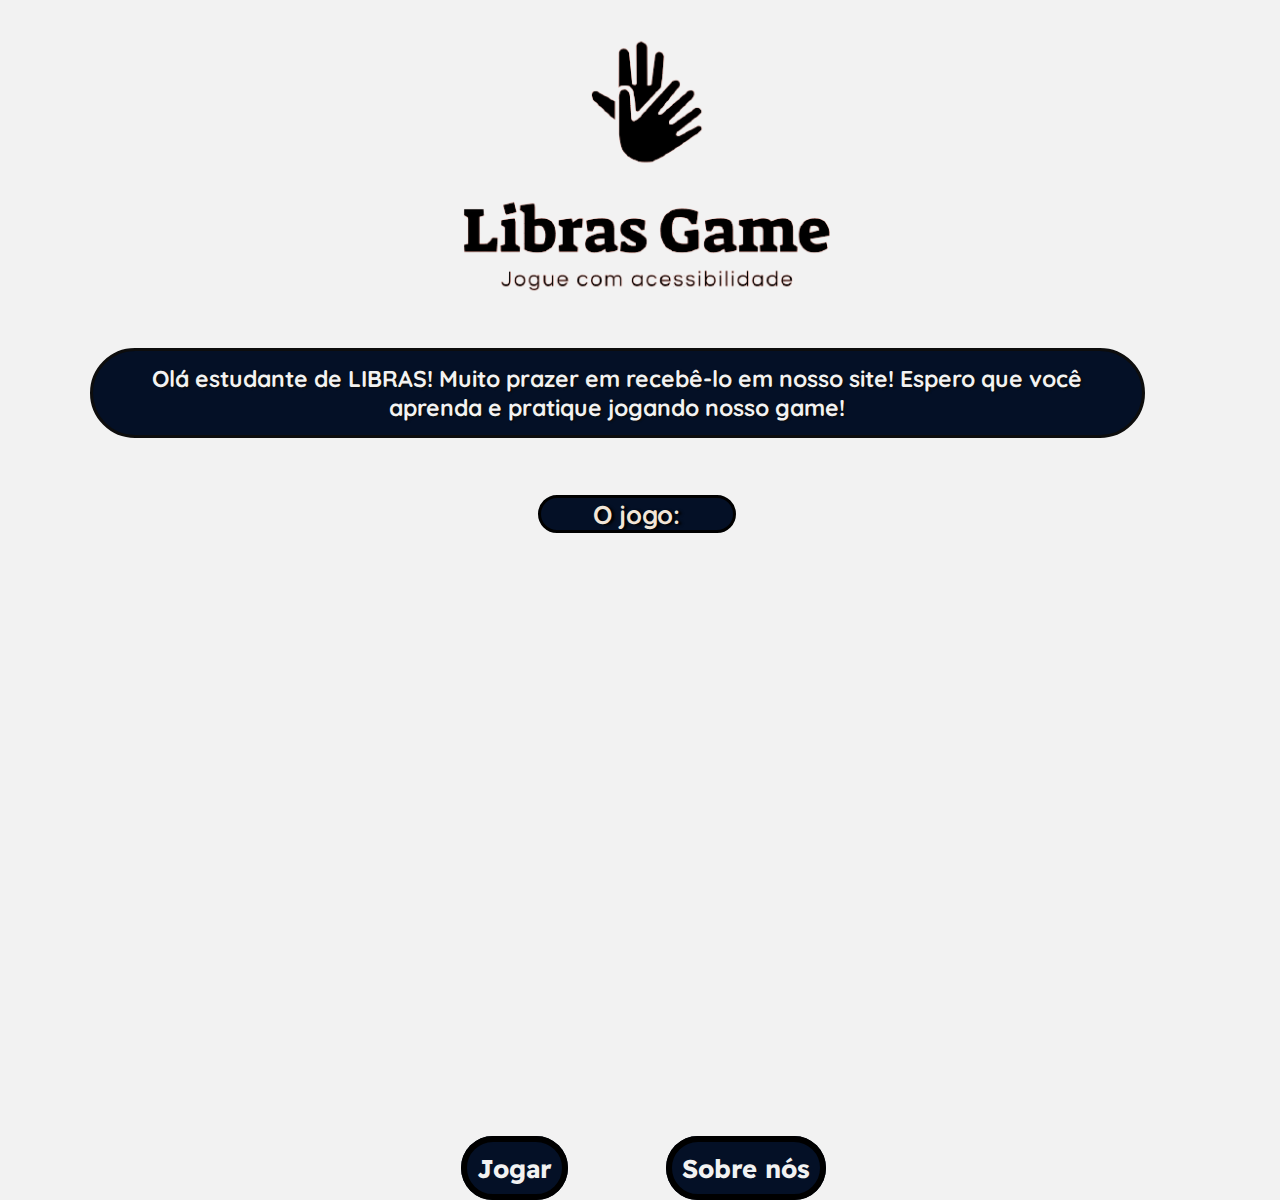
<file: index.html.html>
<!DOCTYPE html>
<html lang="pt-br">
<head>
    <meta charset="UTF-8">
    <meta http-equiv="X-UA-Compatible" content="IE=edge">
    <meta name="viewport" content="width=device-width, initial-scale=1.0">
    <title>Trabalho de Libras</title>

    <link rel="stylesheet" href="style.css">

</head>
<body>

    <div style="width: 100%; height: 20%; position: absolute; text-align: center; top: -4vw;">
        <img src="Imagens/imagem_2021-12-12_105738-removebg-preview.png" style="width: 40%;">
    </div>
    
    <div style="width: 100%; height: 5vw;">
        <h6 class="texto">Olá estudante de LIBRAS! Muito prazer em recebê-lo em nosso site! Espero que você aprenda e pratique jogando nosso game!</h6>
    </div>

    <div style="width: 50%; height: 2vw; position: absolute; top: 31vw;left: 42%">
        <h6 class="title" style="border: 0.3vw solid black; font-size: 2vw;" data-tooltip="Você perdeu">O jogo:</h6>
    </div>

    <div class="video">
        <iframe width="520" height="315" style="position: absolute; top: 5vw;" src="https://www.youtube.com/embed/-zbPiJ8nmHA" title="YouTube video player" frameborder="0" allow="accelerometer; autoplay; clipboard-write; encrypted-media; gyroscope; picture-in-picture" allowfullscreen></iframe>
    </div>

    <div style="width: 100%; position: absolute; left: -6vw;">
        <a href="game.html" class="play_button">Jogar</a> 
    </div>

    <div style="width: 100%; position: absolute; right: -10vw;">
        <a href="aboutus.html" class="play_button" >Sobre nós</a> 
    </div>
    
</body>
</html>
</file>
<file: style.css>
@font-face {
    font-family: Quick;
    src: url(Fontes/Quicksand/Quicksand-VariableFont_wght.ttf);
}

@font-face {
    font-family: Roboto;
    src: url(Fontes/Roboto/Roboto-Regular.ttf);
}

@font-face {
    font-family: Readex;
    src: url(Fontes/Readex_Pro/ReadexPro-VariableFont_wght.ttf);
}

body {
    background: #F2F2F2;
}

[data-tooltip] {
    position: relative;
    font-weight: bold;
  }
  
[data-tooltip]:after {
    text-shadow: none;
    font-size: 0.5vw;
    display: none;
    position: absolute;
    top: 0.3vw;
    padding: 5px;
    border-radius: 3px;
    left: calc(100% + 2px);
    content: attr(data-tooltip);
    white-space: nowrap;
    background-color: rgba(255, 255, 255, 0);
    color: black;
  }
  
[data-tooltip]:hover:after {
    display: block;
  }

.play_button:hover{
    color: #3D1673; 
    background-color: #F2F2F2;
    box-shadow: 0 0 27px #311459;
    
}


.play_button{
    text-decoration: none; 
    font-family: Readex;
    color: #F2F2F2;
    background-color: #041026;
    position: relative; 
    top: 35vw;
    left: 42vw; 
    font-weight: bolder; 
    font-size: 2vw;
    padding: 0.8vw;
    border-radius: 600px;
    border: 0.5vw solid black;
}

.title{
    width: 30%;
    top: 3vw;
    text-shadow: 0.2vw 0.1vw 0.2vw black;
    color: #F2E6D8;
    font-weight: bold;
    background-color: #041026;
    font-size: 3vw;
    font-family: Quick;
    position: relative;
    text-align: center;
    border-radius: 500px;
    border: 0.5vw outset #db600e;
}


.explanation{
    color: #0D0D0D;
    font-size: 3vw;
    font-family: Quick;
    position: absolute;
    top: 20vw;
    text-align: center;
}

.texto{
    text-shadow: 0.1vw 0.1vw 0.1vw #0D0D0D ;
    border: 0.3vw solid #0D0D0D;
    background-color: #041026;
    position: absolute;
    width: 80vw;
    border-radius: 300px;
    color: #F2F2F2;
    font-size: 1.8vw;
    font-family: Quick;
    padding: 1vw;
    top: 23vw;
    text-align: center;
    left: 7vw;
}

.video{
    position: relative;
    top: 35vw;
    padding-bottom: 50%;
    width: 100%;
    height: 50%;
}

.video > iframe {
    position: absolute;
    left: 10vw;
    width: 80%;
    height: 80%;
}


.fotos img {
    width: 20%;
    height: 15%;
    background: coral;
    
}

.buttom{
    position: absolute;
    background-color: transparent;
    border: none;
}

.insta_foto{
    position: absolute;
    width: 2vw;
    left: 40%;
}
</file>
